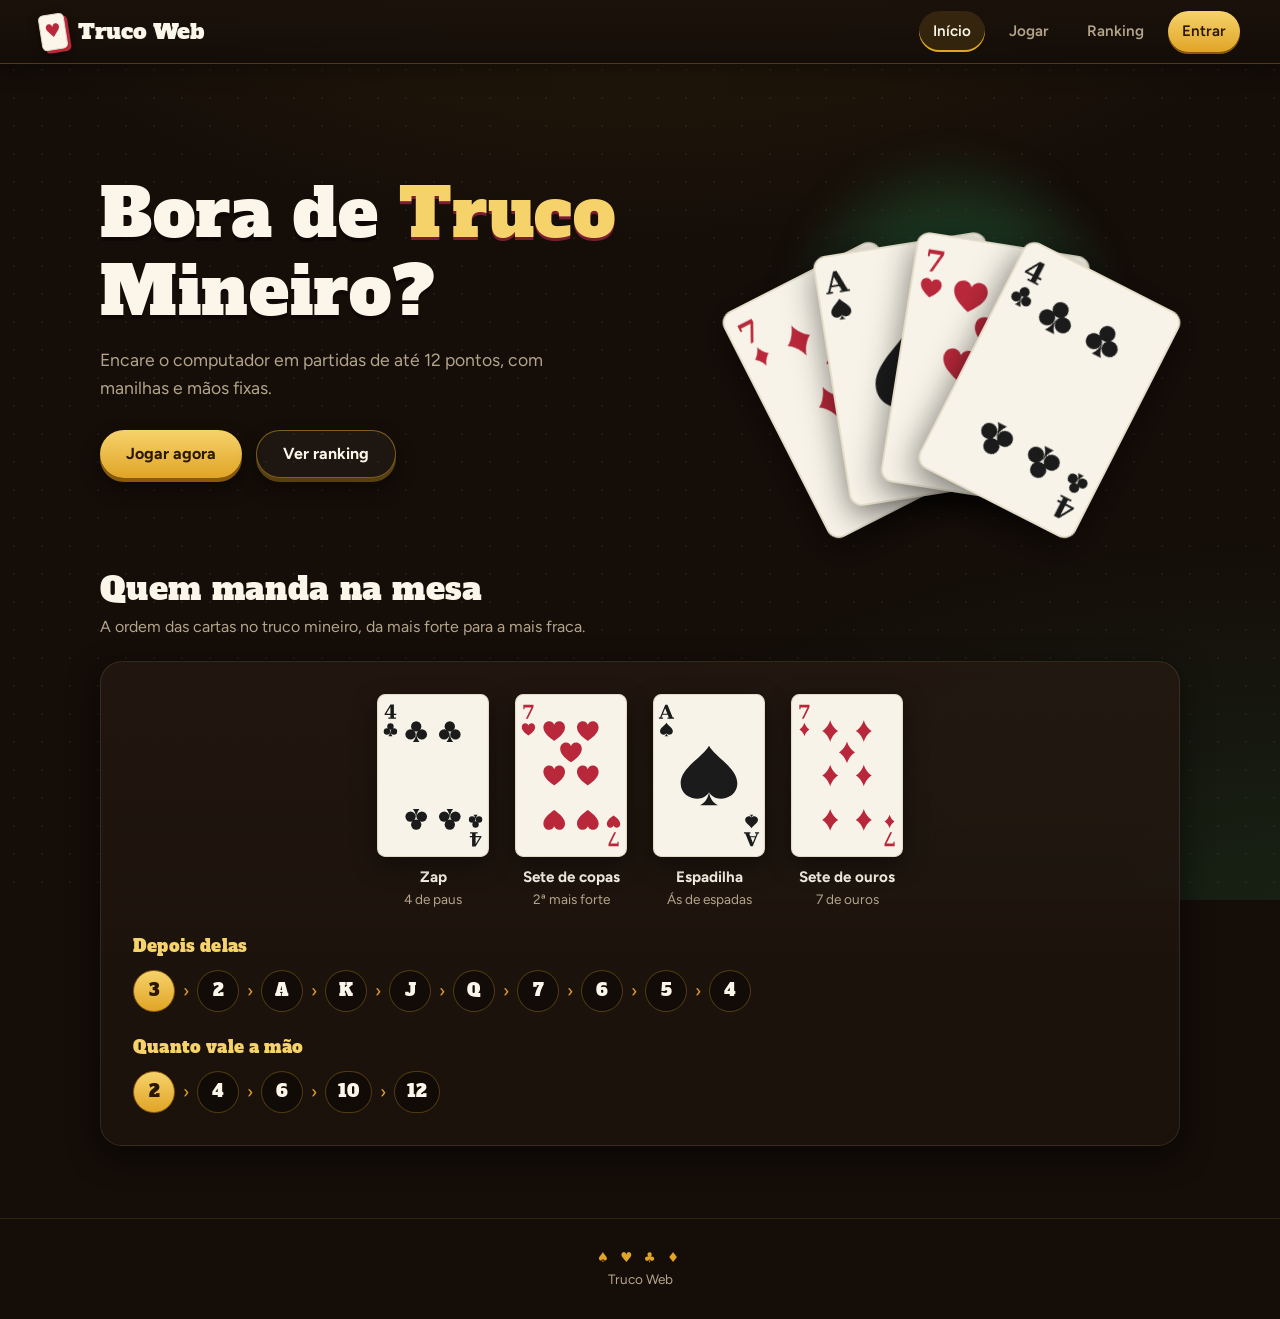
<file: Truco_mineiro/index.html>
<!DOCTYPE html>
<html lang="pt-BR">

<head>
    <meta charset="UTF-8">
    <meta name="viewport" content="width=device-width, initial-scale=1.0">
    <meta name="description" content="Truco Web: jogue Truco Mineiro contra o computador direto no navegador.">
    <title>Truco Web — Truco Mineiro online</title>
    <link rel="stylesheet" href="src/assets/css/style.css">
    <link rel="stylesheet" href="src/assets/css/pages.css">
</head>

<body>
    <header class="topo">
        <a class="marca" href="index.html">
            <span class="marca__icone" aria-hidden="true"></span>
            <span class="marca__nome">Truco Web</span>
        </a>
        <nav aria-label="Principal">
            <a href="index.html" aria-current="page">Início</a>
            <a href="src/pages/jogar.html">Jogar</a>
            <a href="src/pages/ranking.html">Ranking</a>
            <a href="src/pages/entrar.html" class="nav-entrar">Entrar</a>
        </nav>
    </header>

    <main>
        <section class="hero">
            <div>
                <h1 class="entra" style="--i:1">Bora de <em>Truco</em> Mineiro? </h1>
                <p class="lead entra" style="--i:2">
                    Encare o computador em partidas de até 12 pontos, com manilhas e mãos fixas.
                </p>
                <div class="hero__acoes entra" style="--i:3">
                    <a class="btn" href="src/pages/jogar.html">Jogar agora</a>
                    <a class="btn btn--fantasma" href="src/pages/ranking.html">Ver ranking</a>
                </div>
            </div>

            <div class="leque" role="img" aria-label="As quatro manilhas: sete de ouros, ás de espadas, sete de copas e quatro de paus">
                <img src="src/assets/cards/svg/7O.svg" alt="">
                <img src="src/assets/cards/svg/AE.svg" alt="">
                <img src="src/assets/cards/svg/7C.svg" alt="">
                <img src="src/assets/cards/svg/4P.svg" alt="">
            </div>
        </section>

        <section class="secao">
            <h2>Quem manda na mesa</h2>
            <p class="secao__sub">A ordem das cartas no truco mineiro, da mais forte para a mais fraca.</p>

            <div class="painel">
                <div>
                    <div class="manilhas">
                        <figure class="manilha">
                            <img src="src/assets/cards/svg/4P.svg" alt="Quatro de paus">
                            <figcaption><strong>Zap</strong>4 de paus</figcaption>
                        </figure>
                        <figure class="manilha">
                            <img src="src/assets/cards/svg/7C.svg" alt="Sete de copas">
                            <figcaption><strong>Sete de copas</strong>2ª mais forte</figcaption>
                        </figure>
                        <figure class="manilha">
                            <img src="src/assets/cards/svg/AE.svg" alt="Ás de espadas">
                            <figcaption><strong>Espadilha</strong>Ás de espadas</figcaption>
                        </figure>
                        <figure class="manilha">
                            <img src="src/assets/cards/svg/7O.svg" alt="Sete de ouros">
                            <figcaption><strong>Sete de ouros</strong>7 de ouros</figcaption>
                        </figure>
                    </div>
                </div>

                <div>
                    <h3>Depois delas</h3>
                    <div class="fichas" aria-label="3, 2, Ás, Rei, Valete, Dama, 7, 6, 5, 4">
                        <span class="ficha ficha--ouro">3</span><span class="fichas__seta" aria-hidden="true">›</span>
                        <span class="ficha">2</span><span class="fichas__seta" aria-hidden="true">›</span>
                        <span class="ficha">A</span><span class="fichas__seta" aria-hidden="true">›</span>
                        <span class="ficha">K</span><span class="fichas__seta" aria-hidden="true">›</span>
                        <span class="ficha">J</span><span class="fichas__seta" aria-hidden="true">›</span>
                        <span class="ficha">Q</span><span class="fichas__seta" aria-hidden="true">›</span>
                        <span class="ficha">7</span><span class="fichas__seta" aria-hidden="true">›</span>
                        <span class="ficha">6</span><span class="fichas__seta" aria-hidden="true">›</span>
                        <span class="ficha">5</span><span class="fichas__seta" aria-hidden="true">›</span>
                        <span class="ficha">4</span>
                    </div>
                </div>

                <div>
                    <h3>Quanto vale a mão</h3>
                    <div class="fichas" aria-label="Começa valendo 2, sobe para 4 com truco, depois 6, 10 e 12">
                        <span class="ficha ficha--ouro">2</span><span class="fichas__seta" aria-hidden="true">›</span>
                        <span class="ficha">4</span><span class="fichas__seta" aria-hidden="true">›</span>
                        <span class="ficha">6</span><span class="fichas__seta" aria-hidden="true">›</span>
                        <span class="ficha">10</span><span class="fichas__seta" aria-hidden="true">›</span>
                        <span class="ficha">12</span>
                    </div>
                </div>
            </div>
        </section>
    </main>

    <footer class="rodape">
        <span aria-hidden="true">♠ ♥ ♣ ♦</span><br>
        Truco Web
    </footer>
</body>

</html>
</file>
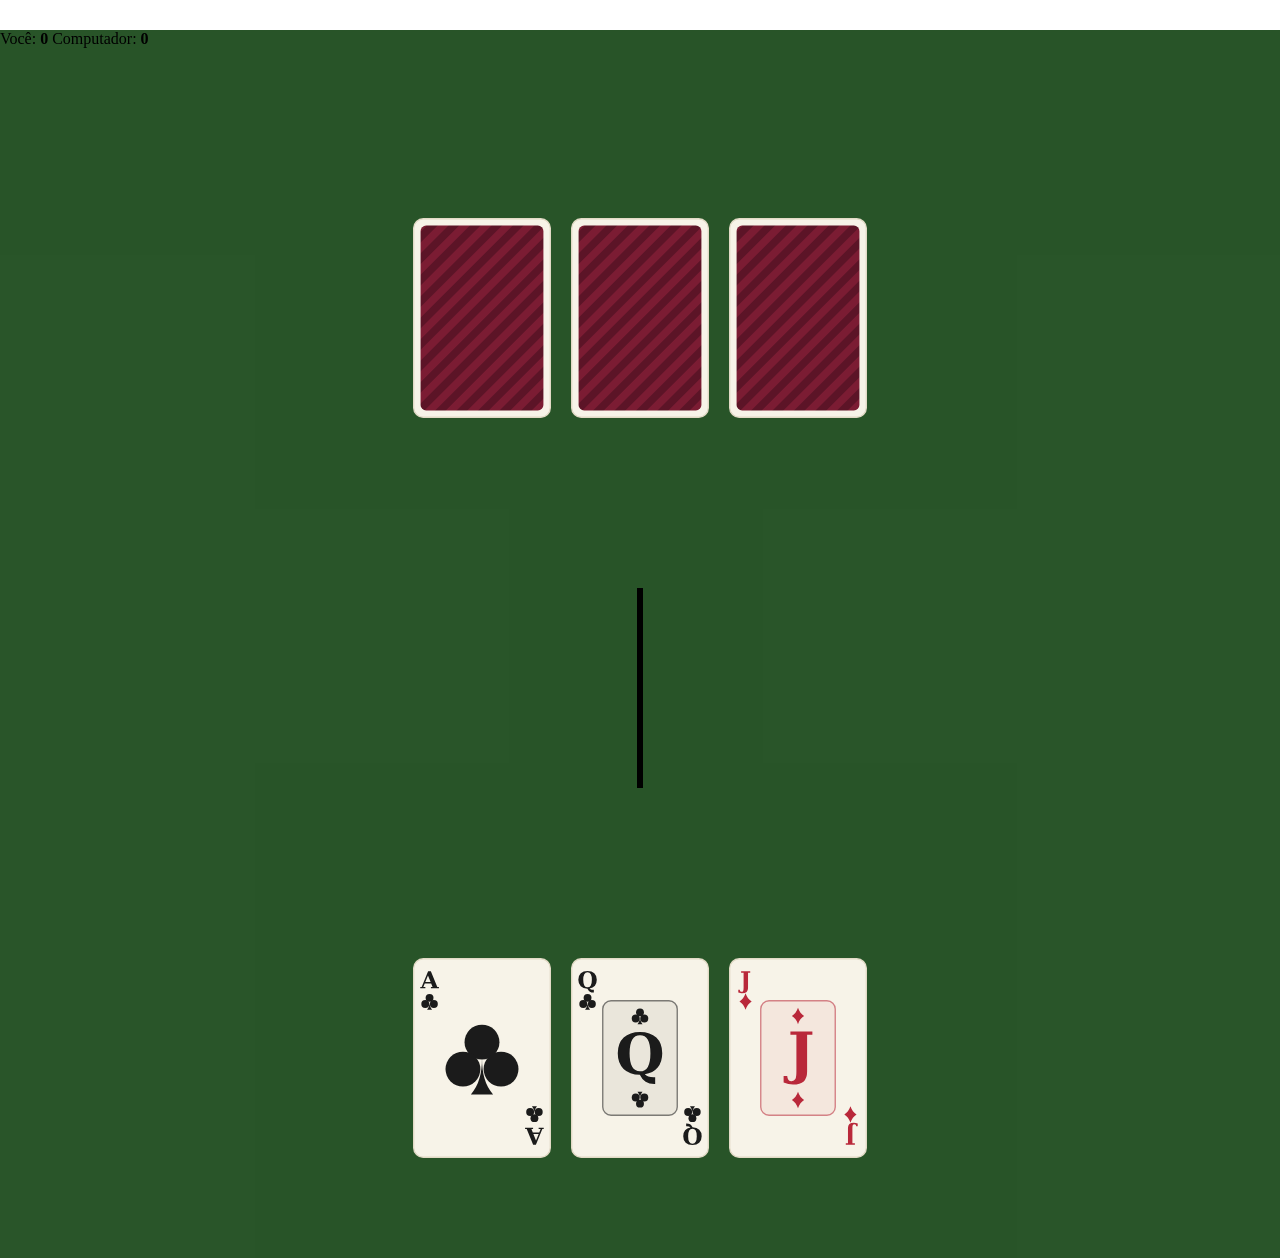
<file: truco_mineiro/src/pages/1v1.html>
<!DOCTYPE html>
<html lang="pt-BR">

<head>
    <meta charset="UTF-8">
    <meta name="viewport" content="width=device-width, initial-scale=1.0">
    <title>Truco Mineiro</title>
    <link rel="stylesheet" href="../assets/css/pages.css">
</head>

<body>
    <main class="mesa">
        <div id="placar">
            <span>Você: <strong id="pontosJogador">0</strong></span>
            <span>Computador: <strong id="pontosBot">0</strong></span>
        </div>
        <!-- <div id="baralho"></div> -->
        <div id="cartascomputador"></div>
        <div class="centro"></div>
        <div id="minhascartas"></div>

    </main>

    <script src="../assets/js/baralho.js"></script>
    <script src="../assets/js/mesa.js"></script>
</body>

</html>
</file>
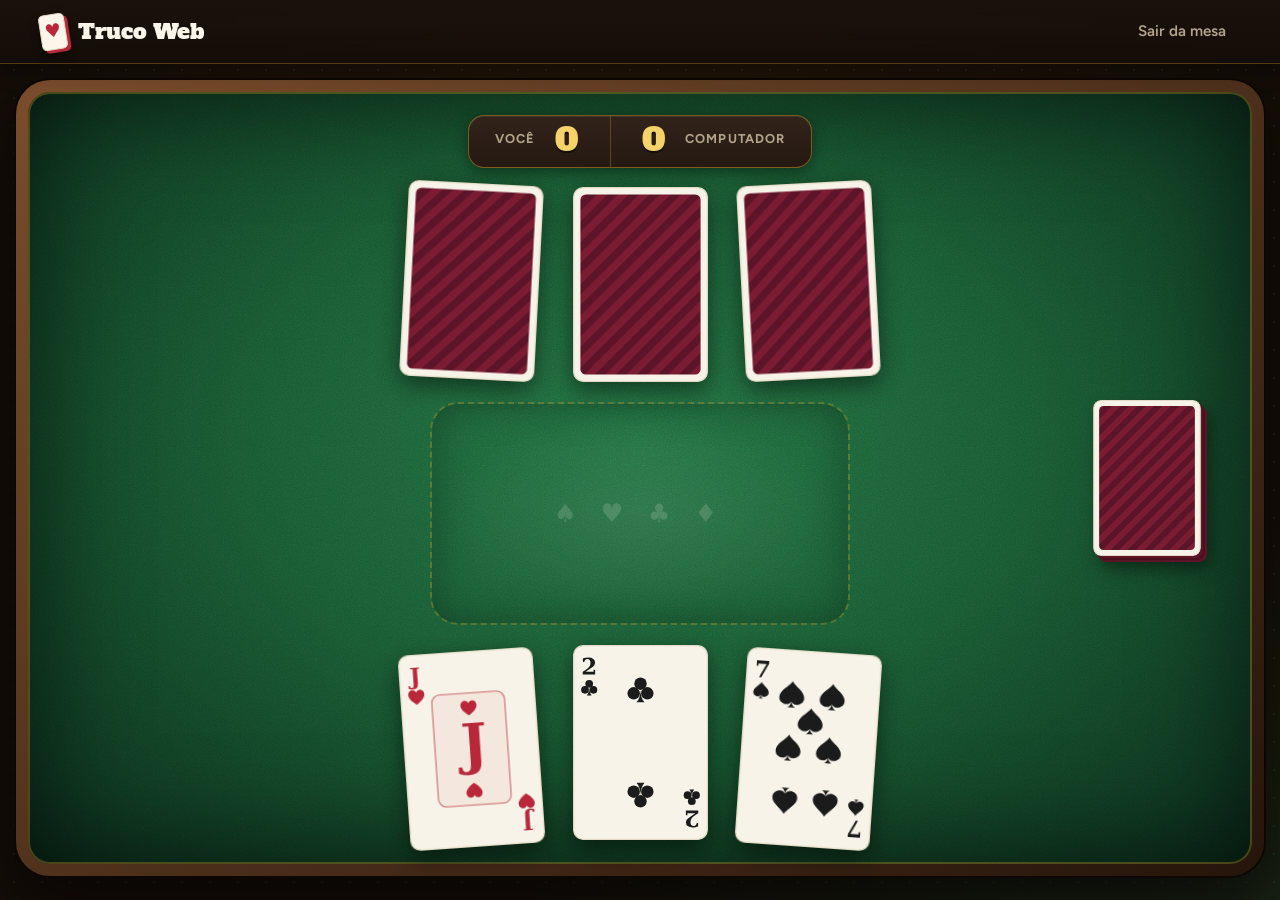
<file: Truco_mineiro/src/pages/1v1.html>
<!DOCTYPE html>
<html lang="pt-BR">

<head>
    <meta charset="UTF-8">
    <meta name="viewport" content="width=device-width, initial-scale=1.0">
    <title>Truco Mineiro — 1v1</title>
    <link rel="stylesheet" href="../assets/css/style.css">
    <link rel="stylesheet" href="../assets/css/pages.css">
</head>

<body class="pagina-mesa">
    <header class="topo">
        <a class="marca" href="../../index.html">
            <span class="marca__icone" aria-hidden="true"></span>
            <span class="marca__nome">Truco Web</span>
        </a>
        <nav aria-label="Principal">
            <a href="jogar.html">Sair da mesa</a>
        </nav>
    </header>

    <main class="mesa">
        <div id="placar">
            <span><span class="placar__nome">Você</span><strong id="pontosJogador">0</strong></span>
            <span><span class="placar__nome">Computador</span><strong id="pontosBot">0</strong></span>
        </div>
        <div id="baralho" aria-hidden="true"></div>
        <div id="cartascomputador"></div>
        <div class="centro"></div>
        <div id="minhascartas"></div>
    </main>

    <script src="../assets/js/animacoes.js"></script>   
    <script src="../assets/js/baralho.js"></script>
    <script src="../assets/js/mesa.js"></script>
</body>

</html>
</file>
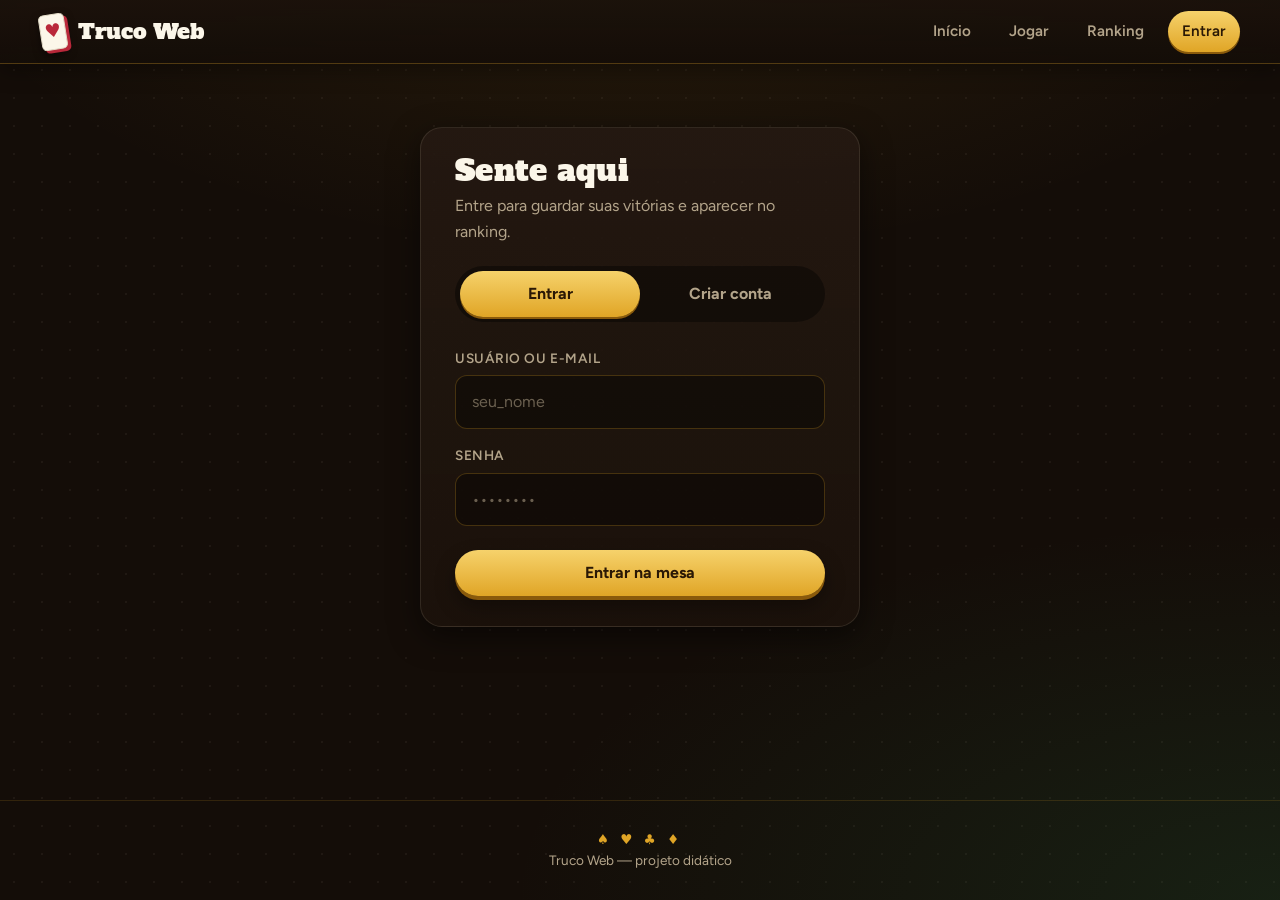
<file: Truco_mineiro/src/pages/entrar.html>
<!DOCTYPE html>
<html lang="pt-BR">

<head>
    <meta charset="UTF-8">
    <meta name="viewport" content="width=device-width, initial-scale=1.0">
    <title>Entrar — Truco Web</title>
    <link rel="stylesheet" href="../assets/css/style.css">
    <link rel="stylesheet" href="../assets/css/pages.css">
</head>

<body>
    <header class="topo">
        <a class="marca" href="../../index.html">
            <span class="marca__icone" aria-hidden="true"></span>
            <span class="marca__nome">Truco Web</span>
        </a>
        <nav aria-label="Principal">
            <a href="../../index.html">Início</a>
            <a href="jogar.html">Jogar</a>
            <a href="ranking.html">Ranking</a>
            <a href="entrar.html" class="nav-entrar" aria-current="page">Entrar</a>
        </nav>
    </header>

    <main class="auth entra">
        <h1>Sente aqui</h1>
        <p class="auth__sub">Entre para guardar suas vitórias e aparecer no ranking.</p>

        <input type="radio" name="aba" id="aba-login" checked>
        <input type="radio" name="aba" id="aba-cadastro">
        <div class="auth__abas">
            <label for="aba-login">Entrar</label>
            <label for="aba-cadastro">Criar conta</label>
        </div>

        <form id="form-login" method="post" action="">
            <div class="campo">
                <label for="login-usuario">Usuário ou e-mail</label>
                <input id="login-usuario" name="usuario" type="text" autocomplete="username" placeholder="seu_nome" required>
            </div>
            <div class="campo">
                <label for="login-senha">Senha</label>
                <input id="login-senha" name="senha" type="password" autocomplete="current-password" placeholder="••••••••" required>
            </div>
            <button class="btn btn--bloco" type="submit">Entrar na mesa</button>
        </form>

        <form id="form-cadastro" method="post" action="">
            <div class="campo">
                <label for="cad-usuario">Nome de usuário</label>
                <input id="cad-usuario" name="usuario" type="text" autocomplete="username" minlength="3" placeholder="seu_nome" required>
            </div>
            <div class="campo">
                <label for="cad-email">E-mail</label>
                <input id="cad-email" name="email" type="email" autocomplete="email" placeholder="voce@email.com" required>
            </div>
            <div class="campo">
                <label for="cad-senha">Senha</label>
                <input id="cad-senha" name="senha" type="password" autocomplete="new-password" minlength="6" placeholder="mínimo de 6 caracteres" required>
            </div>
            <div class="campo">
                <label for="cad-senha2">Repita a senha</label>
                <input id="cad-senha2" name="senha2" type="password" autocomplete="new-password" minlength="6" placeholder="••••••••" required>
            </div>
            <button class="btn btn--bloco" type="submit">Criar minha conta</button>
        </form>
    </main>

    <footer class="rodape">
        <span aria-hidden="true">♠ ♥ ♣ ♦</span><br>
        Truco Web — projeto didático
    </footer>
</body>

</html>
</file>
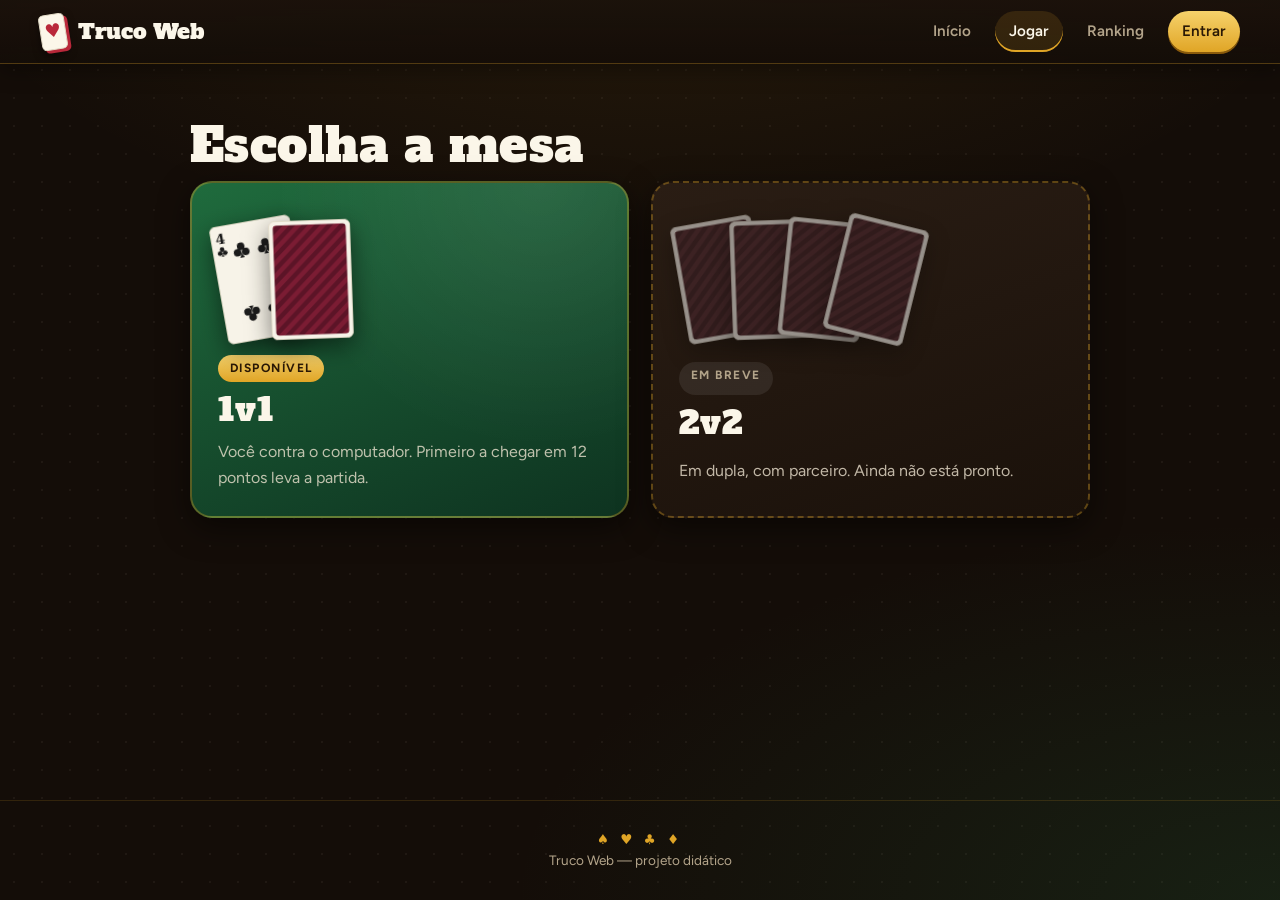
<file: Truco_mineiro/src/pages/jogar.html>
<!DOCTYPE html>
<html lang="pt-BR">

<head>
    <meta charset="UTF-8">
    <meta name="viewport" content="width=device-width, initial-scale=1.0">
    <title>Jogar — Truco Web</title>
    <link rel="stylesheet" href="../assets/css/style.css">
    <link rel="stylesheet" href="../assets/css/pages.css">
</head>

<body>
    <header class="topo">
        <a class="marca" href="../../index.html">
            <span class="marca__icone" aria-hidden="true"></span>
            <span class="marca__nome">Truco Web</span>
        </a>
        <nav aria-label="Principal">
            <a href="../../index.html">Início</a>
            <a href="jogar.html" aria-current="page">Jogar</a>
            <a href="ranking.html">Ranking</a>
            <a href="entrar.html" class="nav-entrar">Entrar</a>
        </nav>
    </header>

    <main class="pagina-simples">
        <h1 class="entra" style="--i:0">Escolha a mesa</h1>

        <div class="modos">
            <a class="modo entra" style="--i:2" href="1v1.html">
                <div class="modo__cartas" aria-hidden="true">
                    <img src="../assets/cards/svg/4P.svg" alt="">
                    <img src="../assets/cards/svg/verso.svg" alt="">
                </div>
                <span class="modo__tag">Disponível</span>
                <h2>1v1</h2>
                <p>Você contra o computador. Primeiro a chegar em 12 pontos leva a partida.</p>
            </a>

            <div class="modo modo--breve entra" style="--i:3" aria-disabled="true">
                <div class="modo__cartas" aria-hidden="true">
                    <img src="../assets/cards/svg/verso.svg" alt="">
                    <img src="../assets/cards/svg/verso.svg" alt="">
                    <img src="../assets/cards/svg/verso.svg" alt="">
                    <img src="../assets/cards/svg/verso.svg" alt="">
                </div>
                <span class="modo__tag">Em breve</span>
                <h2>2v2</h2>
                <p>Em dupla, com parceiro. Ainda não está pronto.</p>
            </div>
        </div>
    </main>

    <footer class="rodape">
        <span aria-hidden="true">♠ ♥ ♣ ♦</span><br>
        Truco Web — projeto didático
    </footer>
</body>

</html>
</file>
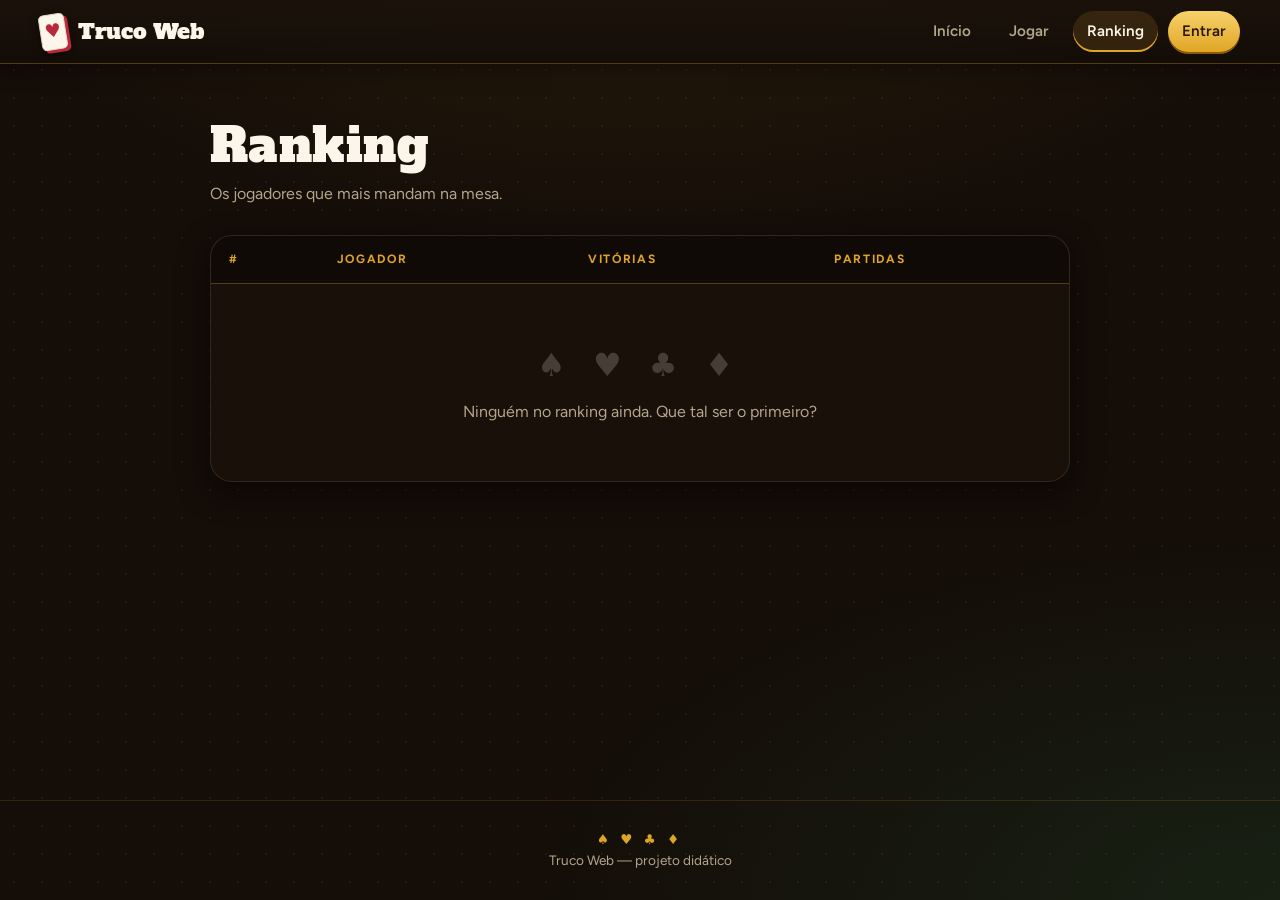
<file: Truco_mineiro/src/pages/ranking.html>
<!DOCTYPE html>
<html lang="pt-BR">

<head>
    <meta charset="UTF-8">
    <meta name="viewport" content="width=device-width, initial-scale=1.0">
    <title>Ranking — Truco Web</title>
    <link rel="stylesheet" href="../assets/css/style.css">
    <link rel="stylesheet" href="../assets/css/pages.css">
</head>

<body>
    <header class="topo">
        <a class="marca" href="../../index.html">
            <span class="marca__icone" aria-hidden="true"></span>
            <span class="marca__nome">Truco Web</span>
        </a>
        <nav aria-label="Principal">
            <a href="../../index.html">Início</a>
            <a href="jogar.html">Jogar</a>
            <a href="ranking.html" aria-current="page">Ranking</a>
            <a href="entrar.html" class="nav-entrar">Entrar</a>
        </nav>
    </header>

    <main class="ranking">
        <h1 class="entra" style="--i:0">Ranking</h1>
        <p class="lead entra" style="--i:1">Os jogadores que mais mandam na mesa.</p>

        <div class="tabela-wrap entra" style="--i:2">
            <table>
                <thead>
                    <tr>
                        <th scope="col">#</th>
                        <th scope="col">Jogador</th>
                        <th scope="col">Vitórias</th>
                        <th scope="col">Partidas</th>
                    </tr>
                </thead>
                <tbody>
                    <tr class="vazio">
                        <td colspan="4">
                            <b aria-hidden="true">♠ ♥ ♣ ♦</b>
                            Ninguém no ranking ainda. Que tal ser o primeiro?
                        </td>
                    </tr>
                </tbody>
            </table>
        </div>
    </main>

    <footer class="rodape">
        <span aria-hidden="true">♠ ♥ ♣ ♦</span><br>
        Truco Web — projeto didático
    </footer>
</body>

</html>
</file>
<file: Truco_mineiro/src/assets/css/style.css>
@import url("https://fonts.googleapis.com/css2?family=Alfa+Slab+One&family=Figtree:wght@400;500;600;700&display=swap");

:root {
   --fundo: #140d08;
   --fundo-2: #1b120b;
   --superficie: #251912;
   --superficie-2: #32231a;

   --tapete: #1f6b3d;
   --tapete-escuro: #0e3320;
   --tapete-claro: #2b8650;

   --branco: #fbf6e9;
   --texto: #efe6d2;
   --texto-suave: #b3a48a;

   --destaque: #e0a526;
   --destaque-claro: #f6d26b;
   --destaque-escuro: #8a5a0b;
   --destaque-rgb: 224, 165, 38;
   --sobre-destaque: #2a1805;

   --vermelho: #b9283a;
   --vermelho-claro: #d63c4f;
   --vermelho-escuro: #7b1c33;

   --ok: #6fcf8e;
   --erro: #ef7d85;

   --raio: 14px;
   --raio-grande: 22px;
   --sombra: 0 10px 30px rgba(0, 0, 0, 0.5);
   --sombra-suave: 0 4px 14px rgba(0, 0, 0, 0.4);
   --borda: 1px solid rgba(255, 240, 210, 0.1);

   --fonte-titulo: "Alfa Slab One", Rockwell, "Rockwell Extra Bold", Georgia, serif;
   --fonte-texto: "Figtree", system-ui, -apple-system, "Segoe UI", Roboto, sans-serif;

   --largura-max: 1080px;
   --altura-topo: 64px;
}

*,
*::before,
*::after {
   box-sizing: border-box;
   margin: 0;
   padding: 0;
}

html {
   -webkit-text-size-adjust: 100%;
   scroll-behavior: smooth;
}

body {
   min-height: 100vh;
   min-height: 100dvh;
   font-family: var(--fonte-texto);
   font-size: 1rem;
   line-height: 1.6;
   color: var(--texto);
   background-color: var(--fundo);
   background-image:
      radial-gradient(ellipse 80% 55% at 50% -10%, rgba(var(--destaque-rgb), 0.10), transparent 70%),
      radial-gradient(ellipse 100% 70% at 100% 100%, rgba(43, 134, 80, 0.16), transparent 60%),
      radial-gradient(rgba(255, 240, 210, 0.05) 1px, transparent 1px);
   background-size: auto, auto, 28px 28px;
   background-attachment: fixed;
   display: flex;
   flex-direction: column;
}

img,
svg {
   display: block;
   max-width: 100%;
}

a {
   color: var(--destaque-claro);
   text-decoration-thickness: 1px;
   text-underline-offset: 3px;
}

a:hover {
   color: var(--branco);
}

h1,
h2,
h3 {
   font-family: var(--fonte-titulo);
   font-weight: 400;
   line-height: 1.15;
   letter-spacing: 0.01em;
   color: var(--branco);
}

:focus-visible {
   outline: 3px solid var(--destaque-claro);
   outline-offset: 3px;
   border-radius: 6px;
}

::selection {
   background: var(--destaque);
   color: var(--fundo);
}

.sr-only {
   position: absolute;
   width: 1px;
   height: 1px;
   overflow: hidden;
   clip: rect(0 0 0 0);
   white-space: nowrap;
}

.topo {
   position: sticky;
   top: 0;
   z-index: 50;
   display: flex;
   align-items: center;
   justify-content: space-between;
   gap: 16px;
   flex-wrap: wrap;
   min-height: var(--altura-topo);
   padding: 10px clamp(16px, 4vw, 40px);
   background: linear-gradient(180deg, rgba(27, 18, 11, 0.96), rgba(20, 13, 8, 0.92));
   backdrop-filter: blur(8px);
   border-bottom: 1px solid rgba(var(--destaque-rgb), 0.28);
   box-shadow: 0 6px 20px rgba(0, 0, 0, 0.35);
}

.marca {
   display: inline-flex;
   align-items: center;
   gap: 12px;
   text-decoration: none;
   color: var(--branco);
}

.marca__nome {
   font-family: var(--fonte-titulo);
   font-size: 1.35rem;
   line-height: 1;
   color: inherit;
}

.marca:hover {
   color: var(--destaque-claro);
}

.marca__icone {
   position: relative;
   width: 26px;
   height: 36px;
   border-radius: 5px;
   background: var(--branco);
   border: 1px solid #e2dac6;
   transform: rotate(-9deg);
   box-shadow: 3px 3px 0 var(--vermelho), 0 4px 8px rgba(0, 0, 0, 0.5);
   transition: transform 0.25s ease;
}

.marca__icone::after {
   content: "\2665";
   position: absolute;
   inset: 0;
   display: grid;
   place-items: center;
   font-size: 1.15rem;
   color: var(--vermelho);
}

.marca:hover .marca__icone {
   transform: rotate(4deg) translateY(-2px);
}

.topo nav {
   display: flex;
   align-items: center;
   gap: clamp(4px, 1.5vw, 10px);
   flex-wrap: wrap;
}

.topo nav a {
   padding: 8px 14px;
   border-radius: 999px;
   font-weight: 600;
   font-size: 0.95rem;
   text-decoration: none;
   color: var(--texto-suave);
   transition: color 0.2s, background 0.2s;
}

.topo nav a:hover {
   color: var(--branco);
   background: rgba(255, 240, 210, 0.07);
}

.topo nav a[aria-current="page"] {
   color: var(--branco);
   background: rgba(var(--destaque-rgb), 0.14);
   box-shadow: inset 0 -2px 0 var(--destaque);
}

.topo nav a.nav-entrar {
   color: var(--sobre-destaque);
   background: linear-gradient(180deg, var(--destaque-claro), var(--destaque));
   box-shadow: 0 2px 0 var(--destaque-escuro);
}

.topo nav a.nav-entrar:hover {
   color: var(--sobre-destaque);
   filter: brightness(1.08);
   transform: translateY(-1px);
}

.btn,
button.btn {
   --btn-fundo: linear-gradient(180deg, var(--destaque-claro), var(--destaque));
   --btn-borda: var(--destaque-escuro);
   --btn-cor: var(--sobre-destaque);

   display: inline-flex;
   align-items: center;
   justify-content: center;
   gap: 10px;
   padding: 13px 26px;
   font-family: var(--fonte-texto);
   font-size: 1rem;
   font-weight: 700;
   line-height: 1.2;
   color: var(--btn-cor);
   background: var(--btn-fundo);
   border: 0;
   border-radius: 999px;
   box-shadow: 0 4px 0 var(--btn-borda), 0 10px 20px rgba(0, 0, 0, 0.35);
   cursor: pointer;
   text-decoration: none;
   transition: transform 0.15s ease, box-shadow 0.15s ease, filter 0.2s;
}

.btn:hover {
   color: var(--btn-cor);
   filter: brightness(1.07);
   transform: translateY(-2px);
   box-shadow: 0 6px 0 var(--btn-borda), 0 14px 24px rgba(0, 0, 0, 0.4);
}

.btn:active {
   transform: translateY(3px);
   box-shadow: 0 1px 0 var(--btn-borda), 0 4px 8px rgba(0, 0, 0, 0.4);
}

.btn--fantasma {
   --btn-fundo: rgba(255, 255, 255, 0.04);
   --btn-borda: rgba(var(--destaque-rgb), 0.35);
   --btn-cor: var(--branco);
   border: 1px solid rgba(var(--destaque-rgb), 0.5);
}

.btn--vermelho {
   --btn-fundo: linear-gradient(180deg, var(--vermelho-claro), var(--vermelho));
   --btn-borda: var(--vermelho-escuro);
   --btn-cor: var(--branco);
}

.btn--bloco {
   width: 100%;
}

.btn[aria-disabled="true"],
.btn:disabled {
   opacity: 0.5;
   cursor: not-allowed;
   pointer-events: none;
   filter: grayscale(0.5);
}

.campo {
   display: grid;
   gap: 6px;
   margin-bottom: 16px;
}

.campo label {
   font-size: 0.85rem;
   font-weight: 600;
   letter-spacing: 0.04em;
   text-transform: uppercase;
   color: var(--texto-suave);
}

.campo input {
   width: 100%;
   padding: 13px 16px;
   font: inherit;
   color: var(--branco);
   background: rgba(0, 0, 0, 0.35);
   border: 1px solid rgba(var(--destaque-rgb), 0.25);
   border-radius: 12px;
   transition: border-color 0.2s, box-shadow 0.2s, background 0.2s;
}

.campo input::placeholder {
   color: rgba(179, 164, 138, 0.55);
}

.campo input:hover {
   border-color: rgba(var(--destaque-rgb), 0.5);
}

.campo input:focus {
   outline: none;
   border-color: var(--destaque);
   background: rgba(0, 0, 0, 0.5);
   box-shadow: 0 0 0 4px rgba(var(--destaque-rgb), 0.18);
}

.campo input:user-invalid {
   border-color: var(--erro);
}

.rodape {
   margin-top: auto;
   padding: 28px 16px;
   text-align: center;
   font-size: 0.85rem;
   color: var(--texto-suave);
   border-top: 1px solid rgba(var(--destaque-rgb), 0.15);
}

.rodape span {
   color: var(--destaque);
   letter-spacing: 0.3em;
}

@media (prefers-reduced-motion: reduce) {
   html {
      scroll-behavior: auto;
   }

   *,
   *::before,
   *::after {
      animation-duration: 0.01ms !important;
      animation-iteration-count: 1 !important;
      transition-duration: 0.01ms !important;
   }
}
</file>
<file: Truco_mineiro/src/assets/css/pages.css>
@keyframes sobe {
   from {
      opacity: 0;
      transform: translateY(22px);
   }
}

@keyframes abre-leque {
   from {
      opacity: 0;
      transform: rotate(0deg) translateY(40px) scale(0.9);
   }
}

@keyframes flutuar {
   50% {
      transform: translateY(-8px);
   }
}

.entra {
   animation: sobe 0.7s cubic-bezier(0.2, 0.8, 0.2, 1) backwards;
   animation-delay: calc(var(--i, 0) * 90ms);
}

.hero {
   display: grid;
   grid-template-columns: 1.1fr 0.9fr;
   align-items: center;
   gap: clamp(24px, 5vw, 64px);
   width: min(var(--largura-max), calc(100% - 32px));
   margin: clamp(24px, 6vh, 72px) auto;
}

.selo {
   display: inline-block;
   padding: 6px 14px;
   border-radius: 999px;
   font-size: 0.78rem;
   font-weight: 700;
   letter-spacing: 0.18em;
   text-transform: uppercase;
   color: var(--destaque-claro);
   border: 1px solid rgba(var(--destaque-rgb), 0.45);
   background: rgba(var(--destaque-rgb), 0.08);
}

.hero h1 {
   margin: 18px 0 16px;
   font-size: clamp(2.4rem, 6vw, 4.2rem);
   text-wrap: balance;
   text-shadow: 0 4px 0 rgba(0, 0, 0, 0.35);
}

.hero h1 em {
   font-style: normal;
   color: var(--destaque-claro);
   text-shadow: 0 3px 0 var(--vermelho-escuro);
}

.hero .lead {
   max-width: 46ch;
   font-size: 1.1rem;
   color: var(--texto-suave);
}

.hero__acoes {
   display: flex;
   flex-wrap: wrap;
   gap: 14px;
   margin-top: 28px;
}

.leque {
   position: relative;
   isolation: isolate;
   width: min(100%, 380px);
   aspect-ratio: 1 / 1.05;
   margin-inline: auto;
   --w: 46%;
}

.leque::before {
   content: "";
   position: absolute;
   inset: 4%;
   z-index: -1;
   border-radius: 50%;
   background: radial-gradient(circle, rgba(43, 134, 80, 0.7), transparent 68%);
   filter: blur(14px);
}

.leque img {
   position: absolute;
   bottom: 6%;
   left: 50%;
   width: var(--w);
   margin-left: calc(var(--w) / -2);
   transform-origin: 50% 135%;
   filter: drop-shadow(0 10px 16px rgba(0, 0, 0, 0.5));
   transition: transform 0.4s cubic-bezier(0.2, 0.8, 0.2, 1);
   animation: abre-leque 0.9s cubic-bezier(0.2, 0.8, 0.2, 1) backwards;
}

.leque img:nth-child(1) { transform: rotate(-27deg); animation-delay: 0.15s; }
.leque img:nth-child(2) { transform: rotate(-9deg);  animation-delay: 0.25s; }
.leque img:nth-child(3) { transform: rotate(9deg);   animation-delay: 0.35s; }
.leque img:nth-child(4) { transform: rotate(27deg);  animation-delay: 0.45s; }

.leque:hover img:nth-child(1) { transform: rotate(-38deg); }
.leque:hover img:nth-child(2) { transform: rotate(-13deg) translateY(-8px); }
.leque:hover img:nth-child(3) { transform: rotate(13deg) translateY(-8px); }
.leque:hover img:nth-child(4) { transform: rotate(38deg); }

.secao {
   width: min(var(--largura-max), calc(100% - 32px));
   margin: 0 auto clamp(32px, 8vh, 80px);
}

.secao > h2 {
   font-size: clamp(1.5rem, 3vw, 2rem);
   margin-bottom: 6px;
}

.secao__sub {
   margin-bottom: 22px;
   color: var(--texto-suave);
}

.painel {
   display: grid;
   gap: 26px;
   padding: clamp(18px, 3vw, 32px);
   border-radius: var(--raio-grande);
   background: linear-gradient(180deg, rgba(37, 25, 18, 0.78), rgba(27, 18, 11, 0.9));
   border: var(--borda);
   box-shadow: var(--sombra);
}

.painel h3 {
   margin-bottom: 14px;
   font-size: 1.05rem;
   color: var(--destaque-claro);
}

.manilhas {
   display: flex;
   flex-wrap: wrap;
   justify-content: center;
   gap: clamp(10px, 2.5vw, 26px);
}

.manilha {
   display: grid;
   justify-items: center;
   gap: 8px;
   text-align: center;
   font-size: 0.85rem;
   color: var(--texto-suave);
}

.manilha img {
   width: clamp(74px, 17vw, 112px);
   filter: drop-shadow(0 8px 12px rgba(0, 0, 0, 0.45));
   transition: transform 0.25s ease;
}

.manilha:hover img {
   transform: translateY(-8px) rotate(-3deg);
}

.manilha strong {
   display: block;
   color: var(--branco);
   font-size: 0.95rem;
}

.fichas {
   display: flex;
   flex-wrap: wrap;
   align-items: center;
   gap: 8px;
}

.ficha {
   display: inline-grid;
   place-items: center;
   min-width: 42px;
   height: 42px;
   padding: 0 12px;
   border-radius: 999px;
   font-family: var(--fonte-titulo);
   font-size: 1.05rem;
   color: var(--branco);
   background: rgba(0, 0, 0, 0.35);
   border: 1px solid rgba(var(--destaque-rgb), 0.3);
}

.ficha--ouro,
.ficha--destaque {
   color: var(--sobre-destaque);
   background: linear-gradient(180deg, var(--destaque-claro), var(--destaque));
   border-color: var(--destaque-escuro);
}

.fichas__seta {
   color: var(--destaque);
   font-size: 1.1rem;
}

.pagina-simples {
   width: min(900px, calc(100% - 32px));
   margin: clamp(24px, 6vh, 64px) auto;
}

.pagina-simples > h1 {
   font-size: clamp(2rem, 5vw, 3rem);
   margin-bottom: 8px;
}

.pagina-simples > .lead {
   margin-bottom: 32px;
   color: var(--texto-suave);
}

.modos {
   display: grid;
   grid-template-columns: repeat(auto-fit, minmax(260px, 1fr));
   gap: 22px;
}

.modo {
   position: relative;
   display: grid;
   gap: 10px;
   padding: 26px;
   overflow: hidden;
   border-radius: var(--raio-grande);
   border: 2px solid rgba(var(--destaque-rgb), 0.35);
   background:
      radial-gradient(circle at 80% 0%, rgba(255, 255, 255, 0.08), transparent 55%),
      linear-gradient(160deg, var(--tapete) 0%, var(--tapete-escuro) 100%);
   box-shadow: var(--sombra);
   color: var(--texto);
   text-decoration: none;
   transition: transform 0.25s ease, border-color 0.25s ease, box-shadow 0.25s ease;
}

a.modo:hover {
   transform: translateY(-6px);
   border-color: var(--destaque);
   color: var(--texto);
   box-shadow: 0 18px 40px rgba(0, 0, 0, 0.55), 0 0 0 4px rgba(var(--destaque-rgb), 0.12);
}

.modo h2 {
   font-size: 2rem;
}

.modo p {
   color: rgba(239, 230, 210, 0.78);
}

.modo__cartas {
   position: relative;
   height: 130px;
   margin-bottom: 6px;
}

.modo__cartas img {
   position: absolute;
   bottom: 0;
   width: 82px;
   filter: drop-shadow(0 8px 12px rgba(0, 0, 0, 0.5));
   transition: transform 0.35s cubic-bezier(0.2, 0.8, 0.2, 1);
}

.modo__cartas img:nth-child(1) { left: 0;    transform: rotate(-10deg); }
.modo__cartas img:nth-child(2) { left: 52px; transform: rotate(-2deg); }
.modo__cartas img:nth-child(3) { left: 104px; transform: rotate(6deg); }
.modo__cartas img:nth-child(4) { left: 156px; transform: rotate(14deg); }

a.modo:hover .modo__cartas img:nth-child(1) { transform: rotate(-18deg) translateY(-6px); }
a.modo:hover .modo__cartas img:nth-child(2) { transform: rotate(-5deg) translateY(-12px); }
a.modo:hover .modo__cartas img:nth-child(3) { transform: rotate(9deg) translateY(-12px); }
a.modo:hover .modo__cartas img:nth-child(4) { transform: rotate(20deg) translateY(-6px); }

.modo__tag {
   justify-self: start;
   padding: 4px 12px;
   border-radius: 999px;
   font-size: 0.75rem;
   font-weight: 700;
   letter-spacing: 0.12em;
   text-transform: uppercase;
   color: var(--sobre-destaque);
   background: linear-gradient(180deg, var(--destaque-claro), var(--destaque));
}

.modo--breve {
   border-style: dashed;
   background: linear-gradient(160deg, #2a1d14, #1a110a);
   cursor: not-allowed;
}

.modo--breve .modo__cartas {
   opacity: 0.55;
   filter: grayscale(0.6);
}

.modo--breve .modo__tag {
   color: var(--texto-suave);
   background: rgba(255, 255, 255, 0.08);
}

.pagina-mesa {
   --carta-w: clamp(70px, min(13vw, 15vh), 150px);
}

.mesa {
   position: relative;
   flex: 1;
   display: grid;
   grid-template-rows: auto 1fr auto 1fr;
   justify-items: center;
   align-items: center;
   gap: clamp(8px, 2vh, 22px);
   width: min(1280px, calc(100% - 32px));
   margin: 16px auto 24px;
   padding: clamp(14px, 2.5vh, 28px) clamp(12px, 4vw, 64px);
   border: 12px solid transparent;
   border-radius: 34px;
   background:
      url("data:image/svg+xml,%3Csvg xmlns='http://www.w3.org/2000/svg' width='160' height='160'%3E%3Cfilter id='n'%3E%3CfeTurbulence type='fractalNoise' baseFrequency='.9' numOctaves='2' stitchTiles='stitch'/%3E%3CfeColorMatrix values='0 0 0 0 0 0 0 0 0 0 0 0 0 0 0 0 0 0 .55 0'/%3E%3C/filter%3E%3Crect width='100%25' height='100%25' filter='url(%23n)' opacity='.4'/%3E%3C/svg%3E") padding-box,
      radial-gradient(ellipse at 50% 45%, var(--tapete-claro) 0%, var(--tapete) 45%, var(--tapete-escuro) 100%) padding-box,
      linear-gradient(145deg, #7a4d2c, #4f311c 50%, #26150b) border-box;
   box-shadow:
      inset 0 0 0 2px rgba(var(--destaque-rgb), 0.3),
      inset 0 0 110px rgba(0, 0, 0, 0.6),
      0 0 0 2px #0d0704,
      0 30px 60px rgba(0, 0, 0, 0.55);
   animation: sobe 0.6s cubic-bezier(0.2, 0.8, 0.2, 1) backwards;
}

#placar {
   display: flex;
   align-items: stretch;
   overflow: hidden;
   border-radius: 16px;
   border: 1px solid rgba(var(--destaque-rgb), 0.45);
   background: linear-gradient(180deg, var(--superficie-2), var(--superficie));
   box-shadow: var(--sombra-suave), inset 0 1px 0 rgba(255, 255, 255, 0.08);
}

#placar > span {
   position: relative;
   display: flex;
   align-items: center;
   gap: 14px;
   padding: 8px clamp(14px, 3vw, 26px) 11px;
   font-size: 0.8rem;
   font-weight: 700;
   letter-spacing: 0.08em;
   text-transform: uppercase;
   color: var(--texto-suave);
}

#placar > span + span {
   border-left: 1px solid rgba(var(--destaque-rgb), 0.3);
   flex-direction: row-reverse;
}

#placar strong {
   display: inline-block;
   min-width: 1.5ch;
   font-family: var(--fonte-titulo);
   font-size: 2rem;
   font-weight: 400;
   line-height: 1;
   text-align: center;
   color: var(--destaque-claro);
   text-shadow: 0 2px 0 rgba(0, 0, 0, 0.5);
}

#placar > span::after {
   content: "";
   position: absolute;
   left: 0;
   bottom: 0;
   height: 3px;
   width: calc(var(--pct, 0) * 1%);
   background: linear-gradient(90deg, var(--destaque), var(--destaque-claro));
   transition: width 0.6s cubic-bezier(0.2, 0.8, 0.2, 1);
}

#placar > span + span::after {
   left: auto;
   right: 0;
}

#baralho {
   position: absolute;
   right: clamp(12px, 4vw, 72px);
   top: 50%;
   width: calc(var(--carta-w) * 0.8);
   aspect-ratio: 200 / 290;
   margin-top: calc(var(--carta-w) * -0.58);
   border-radius: 8px;
   background: url("../cards/svg/verso.svg") center / contain no-repeat;
   box-shadow:
      2px 2px 0 #5c1427,
      4px 4px 0 #4a1020,
      6px 6px 0 #5c1427,
      8px 12px 18px rgba(0, 0, 0, 0.5);
}

#cartascomputador,
#minhascartas {
   display: flex;
   justify-content: center;
   align-items: center;
   gap: clamp(10px, 2.6vw, 34px);
   min-height: calc(var(--carta-w) * 1.45);
}

#cartascomputador img,
#minhascartas img,
.centro img {
   width: var(--carta-w);
   height: auto;
   aspect-ratio: 200 / 290;
   border-radius: 8px;
   filter: drop-shadow(0 8px 12px rgba(0, 0, 0, 0.5));
   user-select: none;
   -webkit-user-drag: none;
}

#cartascomputador img,
#minhascartas img {
   transition: translate 0.3s ease, rotate 0.3s ease, scale 0.2s ease, filter 0.25s ease;
}

#minhascartas img:nth-child(1) { rotate: -4deg; translate: 0 6px; }
#minhascartas img:nth-child(2) { rotate: 0deg; }
#minhascartas img:nth-child(3) { rotate: 4deg; translate: 0 6px; }

#cartascomputador img:nth-child(1) { rotate: 3deg; translate: 0 -4px; }
#cartascomputador img:nth-child(2) { rotate: 0deg; }
#cartascomputador img:nth-child(3) { rotate: -3deg; translate: 0 -4px; }

#minhascartas img {
   cursor: pointer;
}

#minhascartas img:hover {
   translate: 0 -20px;
   rotate: 0deg;
   scale: 1.07;
   z-index: 2;
   filter: drop-shadow(0 0 16px rgba(var(--destaque-rgb), 0.65)) drop-shadow(0 16px 18px rgba(0, 0, 0, 0.5));
}

#minhascartas[data-bloqueada="true"] img {
   cursor: wait;
   filter: drop-shadow(0 8px 12px rgba(0, 0, 0, 0.5)) brightness(0.82) saturate(0.8);
}

#minhascartas[data-bloqueada="true"] img:hover {
   translate: 0 6px;
   scale: 1;
}

.centro {
   position: relative;
   display: flex;
   justify-content: center;
   align-items: center;
   gap: clamp(12px, 3.5vw, 40px);
   min-width: calc(var(--carta-w) * 2 + 150px);
   min-height: calc(var(--carta-w) * 1.45 + 28px);
   padding: 14px 20px;
   border-radius: 28px;
   border: 2px dashed rgba(var(--destaque-rgb), 0.3);
   background: radial-gradient(ellipse at center, rgba(255, 255, 255, 0.07), transparent 70%);
   box-shadow: inset 0 0 40px rgba(0, 0, 0, 0.3);
}

.centro:empty::before {
   content: "\2660  \2665  \2663  \2666";
   font-size: clamp(1.1rem, 3vw, 1.6rem);
   letter-spacing: 0.35em;
   color: rgba(251, 246, 233, 0.16);
}

.centro img {
   transition: filter 0.35s ease, scale 0.35s ease;
}

.centro img.vencedora {
   scale: 1.07;
   filter: drop-shadow(0 0 18px rgba(var(--destaque-rgb), 0.85)) drop-shadow(0 10px 14px rgba(0, 0, 0, 0.5));
}

.centro img.perdedora {
   filter: drop-shadow(0 8px 12px rgba(0, 0, 0, 0.5)) brightness(0.68) saturate(0.7);
}

.auth {
   position: relative;
   width: min(440px, calc(100% - 32px));
   margin: clamp(24px, 7vh, 80px) auto;
   padding: 26px clamp(18px, 4vw, 34px) 30px;
   border-radius: var(--raio-grande);
   border: var(--borda);
   background: linear-gradient(180deg, rgba(37, 25, 18, 0.88), rgba(27, 18, 11, 0.95));
   box-shadow: var(--sombra);
}

.auth h1 {
   margin-bottom: 4px;
   font-size: 1.9rem;
}

.auth__sub {
   margin-bottom: 22px;
   color: var(--texto-suave);
}

.auth input[type="radio"] {
   position: absolute;
   width: 1px;
   height: 1px;
   opacity: 0;
}

.auth__abas {
   display: grid;
   grid-template-columns: 1fr 1fr;
   padding: 5px;
   margin-bottom: 26px;
   border-radius: 999px;
   background: rgba(0, 0, 0, 0.4);
}

.auth__abas label {
   padding: 10px;
   border-radius: 999px;
   text-align: center;
   font-weight: 700;
   color: var(--texto-suave);
   cursor: pointer;
   transition: color 0.2s, background 0.2s, box-shadow 0.2s;
}

.auth__abas label:hover {
   color: var(--branco);
}

.auth:has(#aba-login:checked) label[for="aba-login"],
.auth:has(#aba-cadastro:checked) label[for="aba-cadastro"] {
   color: var(--sobre-destaque);
   background: linear-gradient(180deg, var(--destaque-claro), var(--destaque));
   box-shadow: 0 2px 0 var(--destaque-escuro);
}

.auth:has(#aba-login:focus-visible) label[for="aba-login"],
.auth:has(#aba-cadastro:focus-visible) label[for="aba-cadastro"] {
   outline: 3px solid var(--destaque-claro);
   outline-offset: 2px;
}

.auth:has(#aba-login:checked) #form-cadastro,
.auth:has(#aba-cadastro:checked) #form-login {
   display: none;
}

.auth form {
   animation: sobe 0.4s ease backwards;
}

.auth form .btn {
   margin-top: 8px;
}

.ranking {
   width: min(860px, calc(100% - 32px));
   margin: clamp(24px, 6vh, 64px) auto;
}

.ranking > h1 {
   font-size: clamp(2rem, 5vw, 3rem);
   margin-bottom: 8px;
}

.ranking > .lead {
   margin-bottom: 28px;
   color: var(--texto-suave);
}

.tabela-wrap {
   overflow-x: auto;
   border-radius: var(--raio-grande);
   border: var(--borda);
   background: rgba(27, 18, 11, 0.88);
   box-shadow: var(--sombra);
}

.tabela-wrap table {
   width: 100%;
   min-width: 520px;
   border-collapse: collapse;
}

.tabela-wrap th {
   padding: 14px 18px;
   text-align: left;
   font-size: 0.75rem;
   letter-spacing: 0.14em;
   text-transform: uppercase;
   color: var(--destaque);
   background: rgba(0, 0, 0, 0.35);
   border-bottom: 1px solid rgba(var(--destaque-rgb), 0.3);
}

.tabela-wrap td {
   padding: 14px 18px;
   border-bottom: 1px solid rgba(255, 240, 210, 0.07);
}

.tabela-wrap tbody tr {
   transition: background 0.2s;
}

.tabela-wrap tbody tr:hover {
   background: rgba(var(--destaque-rgb), 0.07);
}

.tabela-wrap tbody tr:last-child td {
   border-bottom: 0;
}

.tabela-wrap tbody tr:not(.vazio) td:first-child {
   width: 70px;
   font-family: var(--fonte-titulo);
   font-size: 1.2rem;
   color: var(--texto-suave);
}

.tabela-wrap tbody tr:not(.vazio):nth-child(1) td:first-child { color: var(--destaque-claro); }
.tabela-wrap tbody tr:not(.vazio):nth-child(2) td:first-child { color: #cfd3d8; }
.tabela-wrap tbody tr:not(.vazio):nth-child(3) td:first-child { color: #d29a68; }

.tabela-wrap tbody tr:not(.vazio):nth-child(1) { background: linear-gradient(90deg, rgba(var(--destaque-rgb), 0.12), transparent 60%); }

.tabela-wrap .vazio td {
   padding: 56px 18px;
   text-align: center;
   font-family: var(--fonte-texto);
   font-size: 1rem;
   color: var(--texto-suave);
}

.tabela-wrap .vazio b {
   display: block;
   margin-bottom: 8px;
   font-size: 2rem;
   letter-spacing: 0.3em;
   color: rgba(251, 246, 233, 0.2);
}

.aviso {
   position: absolute;
   left: 50%;
   z-index: 20;
   max-width: calc(100% - 24px);
   padding: 9px 20px;
   border-radius: 999px;
   font-weight: 700;
   font-size: 0.95rem;
   white-space: nowrap;
   color: var(--sobre-destaque);
   background: linear-gradient(180deg, var(--destaque-claro), var(--destaque));
   box-shadow: 0 6px 18px rgba(0, 0, 0, 0.5);
   pointer-events: none;
   opacity: 0;
   transform: translate(-50%, -50%);
}

.aviso--empate {
   color: var(--sobre-destaque);
   background: var(--branco);
}

.flutua {
   position: fixed;
   z-index: 60;
   font-family: var(--fonte-titulo);
   font-size: 1.6rem;
   color: var(--destaque-claro);
   text-shadow: 0 2px 0 rgba(0, 0, 0, 0.6);
   pointer-events: none;
}

.fantasma {
   position: fixed;
   z-index: 30;
   margin: 0;
   pointer-events: none;
   border-radius: 8px;
   filter: drop-shadow(0 8px 12px rgba(0, 0, 0, 0.5));
}

.modal {
   position: fixed;
   inset: 0;
   z-index: 100;
   display: grid;
   place-items: center;
   padding: 16px;
   background: rgba(12, 7, 3, 0.76);
   backdrop-filter: blur(4px);
}

.modal__caixa {
   width: min(420px, 100%);
   padding: 34px 28px 28px;
   text-align: center;
   border-radius: var(--raio-grande);
   border: 2px solid var(--destaque);
   background:
      radial-gradient(circle at 50% 0%, rgba(var(--destaque-rgb), 0.2), transparent 60%),
      linear-gradient(180deg, var(--superficie-2), var(--fundo-2));
   box-shadow: 0 30px 80px rgba(0, 0, 0, 0.7);
}

.modal--derrota .modal__caixa {
   border-color: var(--vermelho-claro);
   background:
      radial-gradient(circle at 50% 0%, rgba(185, 40, 58, 0.35), transparent 60%),
      linear-gradient(180deg, #2d1119, #130a0e);
}

.modal__emoji {
   display: block;
   margin-bottom: 8px;
   font-size: 3.2rem;
   line-height: 1;
}

.modal__caixa h2 {
   margin-bottom: 8px;
   font-size: 2rem;
}

.modal__caixa p {
   margin-bottom: 22px;
   color: var(--texto-suave);
}

.modal__acoes {
   display: grid;
   gap: 12px;
}

.confete {
   position: fixed;
   top: -16px;
   z-index: 110;
   width: 10px;
   height: 16px;
   border-radius: 2px;
   pointer-events: none;
}

@media (max-width: 760px) {
   .hero {
      grid-template-columns: 1fr;
      text-align: center;
   }

   .hero .lead {
      margin-inline: auto;
   }

   .hero__acoes {
      justify-content: center;
   }

   .leque {
      width: min(100%, 300px);
   }
}

@media (max-width: 560px) {
   .topo {
      justify-content: center;
   }

   .topo nav a {
      padding: 7px 11px;
      font-size: 0.88rem;
   }

   .mesa {
      border-width: 8px;
      border-radius: 26px;
      margin-top: 10px;
   }

   #placar strong {
      font-size: 1.6rem;
   }

   #placar > span {
      gap: 10px;
      font-size: 0.7rem;
   }

   .centro {
      min-width: calc(var(--carta-w) * 2 + 50px);
      padding: 10px 12px;
   }
}

@media (prefers-reduced-motion: reduce) {
   .leque img,
   .mesa,
   .entra,
   .auth form {
      animation: none;
   }

   a.modo:hover,
   #minhascartas img:hover {
      transform: none;
   }
}
</file>
<file: truco_mineiro/src/assets/css/pages.css>
* {
   padding: 0;
   margin: 0;
   box-sizing: border-box;
}

.mesa {
   display: grid;
   gap: 70px;
   margin-top: 30px;
   position: relative;
   background-color: rgba(1, 53, 1, 0.842);
}

#cartascomputador,
#minhascartas {
   display: flex;
   justify-content: center;
   gap: 20px;
   height: 200px;
   margin-top: 100px;
   margin-bottom: 100px;
}

#baralho {
   width: 110px;
   height: 158px;
   background-image: url("../cards/svg/verso.svg");
   background-size: contain;
   background-repeat: no-repeat;
   background-position: center;
   position: absolute;
   left: 250px;
   top: 50%;
   transform: translateY(-50%);
   box-shadow:
      2px 2px 0 #5a1226,
      4px 4px 0 #5a1226,
      6px 6px 0 #5a1226;
   border-radius: 6px;
}

.centro {
   display: flex;
   justify-self: center;
   border: solid;
   height: 200px;
   gap: 10px;
}
</file>
